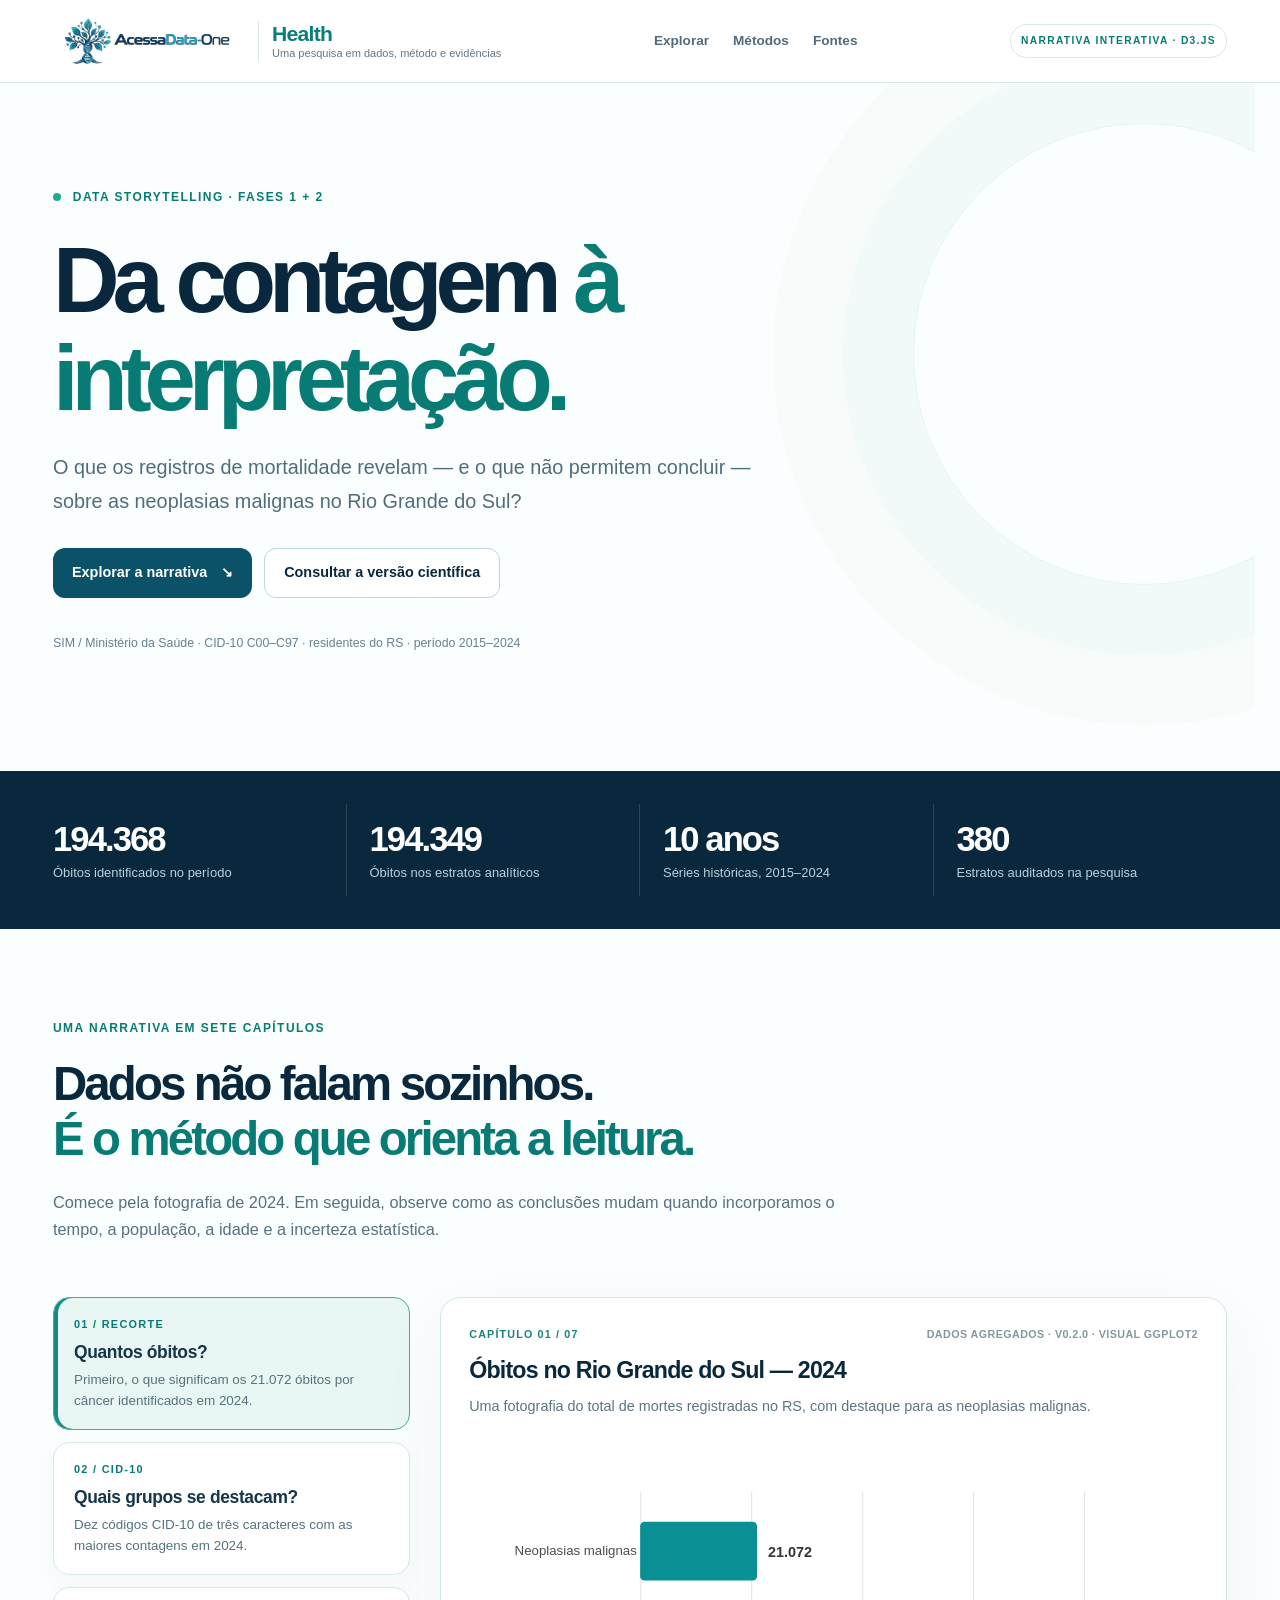
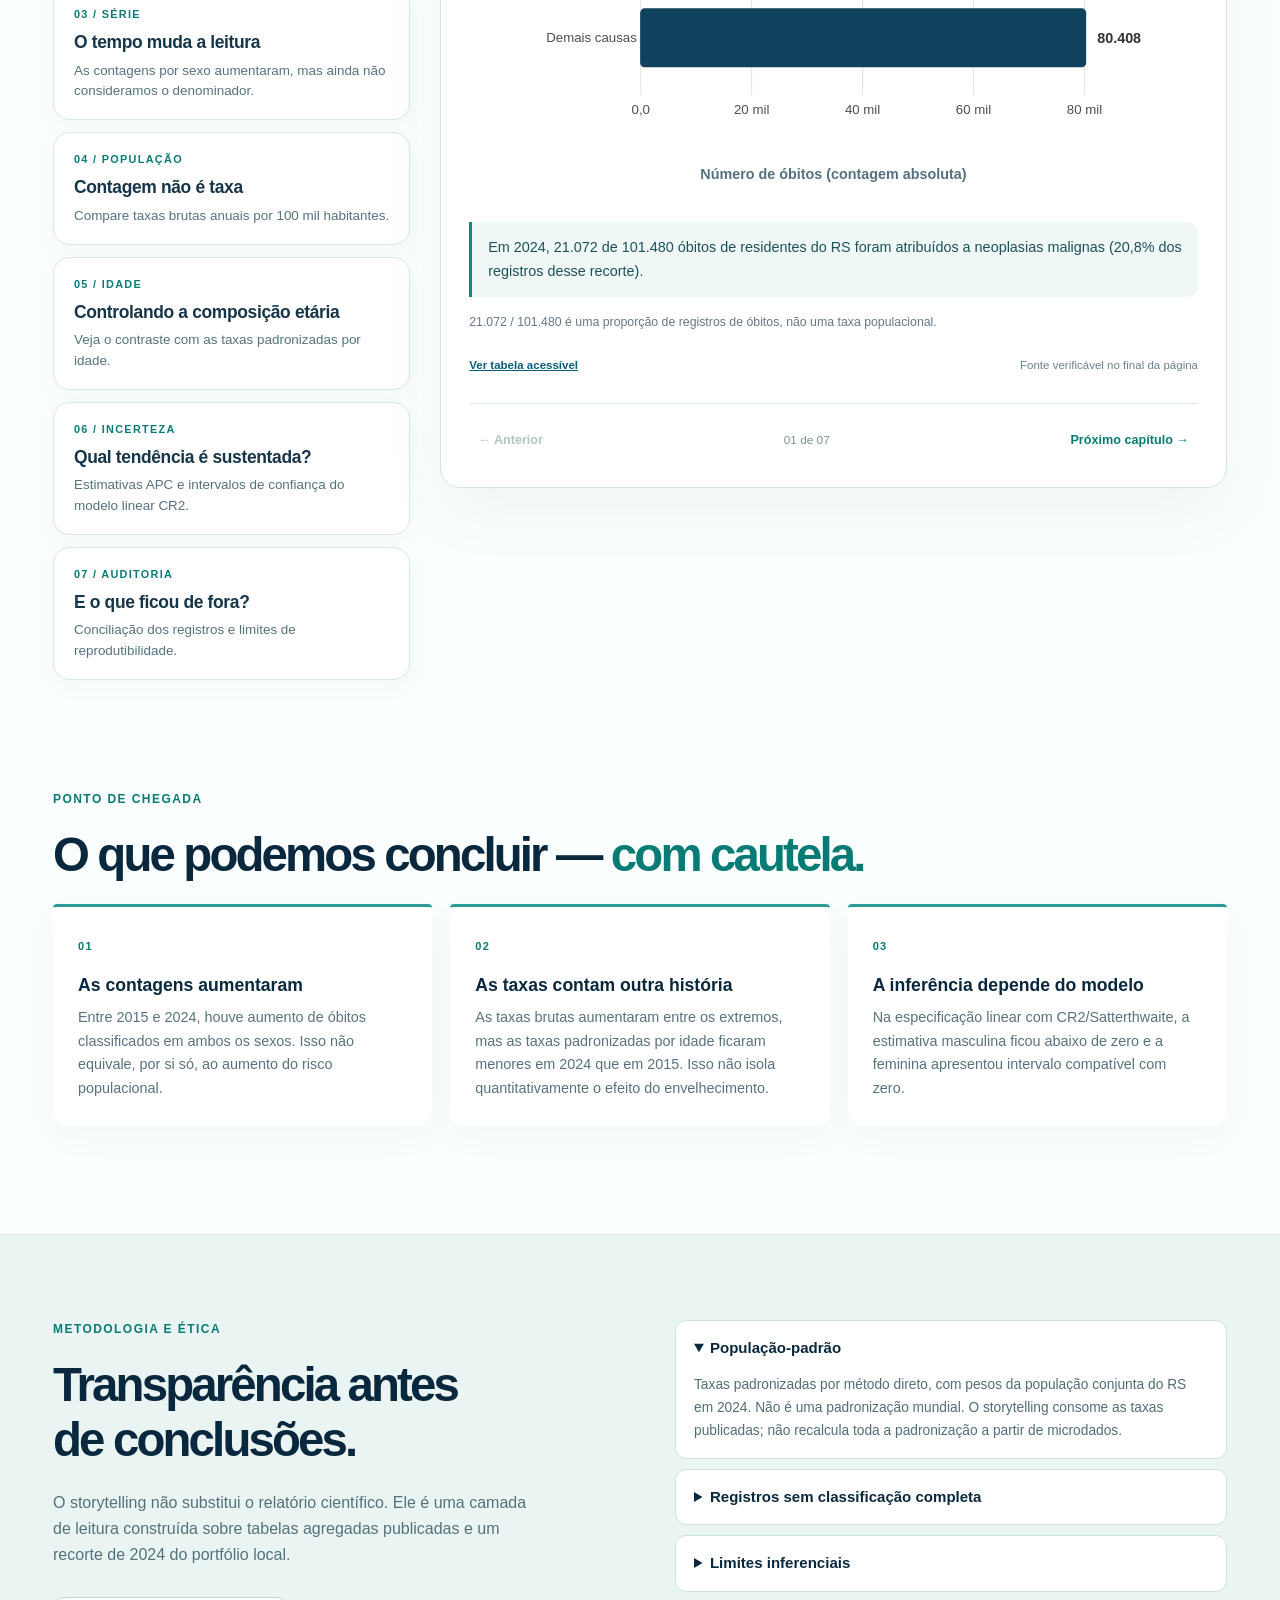
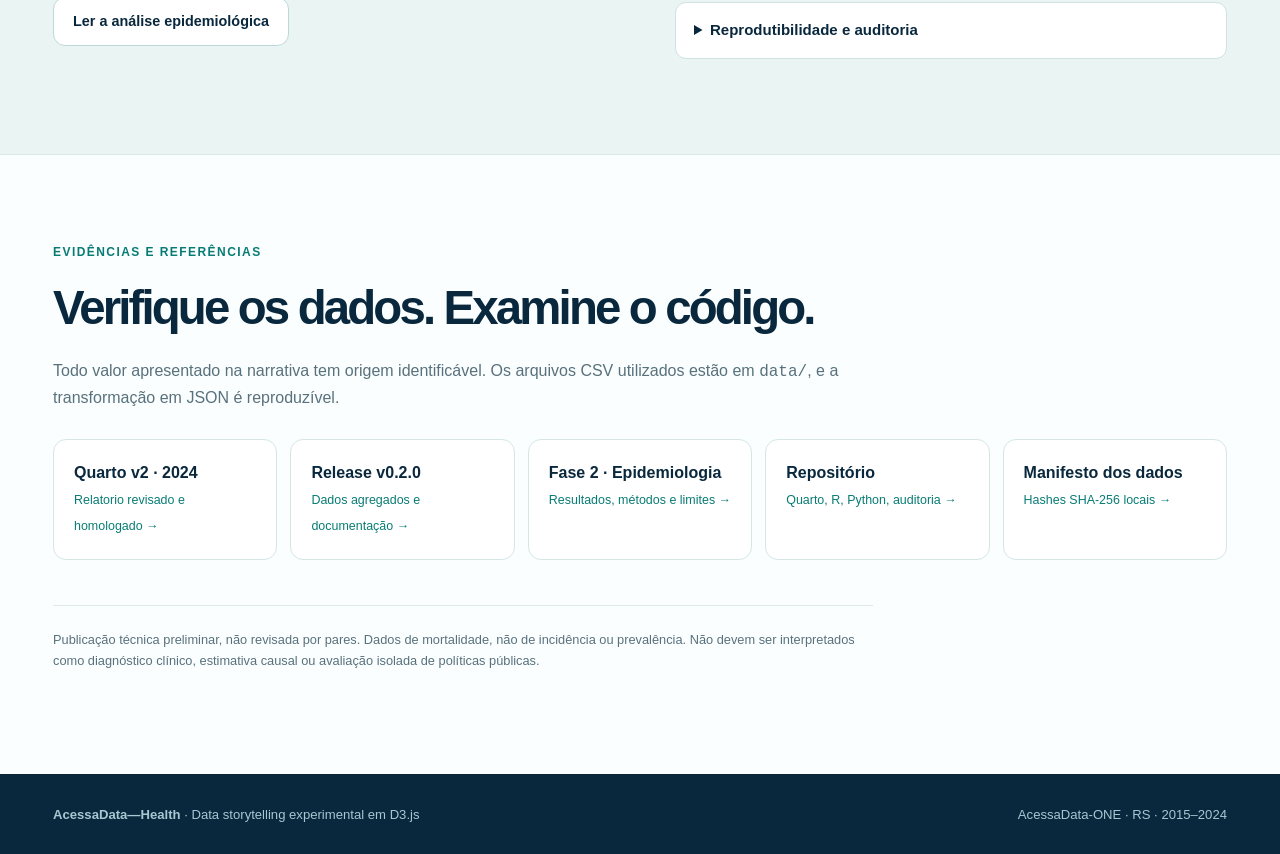
<file: publicacao_extras/storytelling/index.html>
<!doctype html>
<html lang="pt-BR">
<head>
  <meta charset="utf-8">
  <meta name="viewport" content="width=device-width, initial-scale=1">
  <meta name="description" content="Data storytelling interativo com D3.js sobre mortalidade por neoplasias malignas no Rio Grande do Sul, 2015–2024. Dados agregados e auditáveis.">
  <title>Da contagem à interpretação | AcessaData-Health</title>
  <link rel="stylesheet" href="assets/story.css">
  <link rel="stylesheet" href="assets/logo-oficial.css">
  <link rel="stylesheet" href="assets/ggplot2-theme.css">
  <script src="vendor/d3.min.js" defer></script>
  <script src="assets/story.js" defer></script>
</head>
<body>
<a href="#conteudo" class="skip-link">Pular para o conteúdo</a>
<header class="site-header">
  <div class="container header-inner">
    <a class="brand" href="/" aria-label="Voltar à página inicial da AcessaData-ONE"><img class="brand-logo-oficial" src="assets/logo-horizontal-oficial.png" alt="" width="2048" height="658" decoding="async"><div class="brand-health"><strong>Health</strong><small>Uma pesquisa em dados, método e evidências</small></div></a>
    <nav aria-label="Navegação da página"><a href="#historia">Explorar</a><a href="#metodologia">Métodos</a><a href="#fontes">Fontes</a></nav>
    <span class="header-label">NARRATIVA INTERATIVA · D3.JS</span>
  </div>
</header>
<main id="conteudo">
  <section class="hero container" aria-labelledby="hero-title">
    <div class="eyebrow"><span class="dot" aria-hidden="true"></span> DATA STORYTELLING · FASES 1 + 2</div>
    <h1 id="hero-title">Da contagem <em>à interpretação.</em></h1>
    <p class="hero-lede">O que os registros de mortalidade revelam — e o que não permitem concluir — sobre as neoplasias malignas no Rio Grande do Sul?</p>
    <div class="hero-buttons"><a class="primary" href="#historia">Explorar a narrativa <span aria-hidden="true">↘</span></a><a class="secondary" href="https://github.com/DouglasDahmer/acessadata-health-auditoria/releases/tag/v0.2.0" target="_blank" rel="noopener noreferrer">Consultar a versão científica</a></div>
    <p class="hero-foot">SIM / Ministério da Saúde · CID-10 C00–C97 · residentes do RS · período 2015–2024</p>
  </section>

  <section class="snapshot" aria-label="Indicadores resumidos">
    <div class="container numbers">
      <div class="number-item"><span class="number">194.368</span><span>Óbitos identificados no período</span></div>
      <div class="number-item"><span class="number">194.349</span><span>Óbitos nos estratos analíticos</span></div>
      <div class="number-item"><span class="number">10 anos</span><span>Séries históricas, 2015–2024</span></div>
      <div class="number-item"><span class="number">380</span><span>Estratos auditados na pesquisa</span></div>
    </div>
  </section>

  <section class="section-intro container" id="historia">
    <div class="eyebrow">UMA NARRATIVA EM SETE CAPÍTULOS</div>
    <h2>Dados não falam sozinhos.<br><em>É o método que orienta a leitura.</em></h2>
    <p>Comece pela fotografia de 2024. Em seguida, observe como as conclusões mudam quando incorporamos o tempo, a população, a idade e a incerteza estatística.</p>
  </section>

  <section class="story-grid container" aria-label="Exploração guiada da pesquisa">
    <div class="story-steps" aria-label="Capítulos da narrativa" id="passos">
      <button class="story-step active" type="button" data-step="0" aria-pressed="true"><span class="step-index">01 / RECORTE</span><strong>Quantos óbitos?</strong><span>Primeiro, o que significam os 21.072 óbitos por câncer identificados em 2024.</span></button>
      <button class="story-step" type="button" data-step="1" aria-pressed="false"><span class="step-index">02 / CID-10</span><strong>Quais grupos se destacam?</strong><span>Dez códigos CID-10 de três caracteres com as maiores contagens em 2024.</span></button>
      <button class="story-step" type="button" data-step="2" aria-pressed="false"><span class="step-index">03 / SÉRIE</span><strong>O tempo muda a leitura</strong><span>As contagens por sexo aumentaram, mas ainda não consideramos o denominador.</span></button>
      <button class="story-step" type="button" data-step="3" aria-pressed="false"><span class="step-index">04 / POPULAÇÃO</span><strong>Contagem não é taxa</strong><span>Compare taxas brutas anuais por 100 mil habitantes.</span></button>
      <button class="story-step" type="button" data-step="4" aria-pressed="false"><span class="step-index">05 / IDADE</span><strong>Controlando a composição etária</strong><span>Veja o contraste com as taxas padronizadas por idade.</span></button>
      <button class="story-step" type="button" data-step="5" aria-pressed="false"><span class="step-index">06 / INCERTEZA</span><strong>Qual tendência é sustentada?</strong><span>Estimativas APC e intervalos de confiança do modelo linear CR2.</span></button>
      <button class="story-step" type="button" data-step="6" aria-pressed="false"><span class="step-index">07 / AUDITORIA</span><strong>E o que ficou de fora?</strong><span>Conciliação dos registros e limites de reprodutibilidade.</span></button>
    </div>
    <div class="viz-stage">
      <div class="viz-card">
        <div class="viz-topline"><span id="chapter-index">CAPÍTULO 01 / 07</span><span class="viz-source">DADOS AGREGADOS · V0.2.0 · VISUAL GGPLOT2</span></div>
        <h3 id="chart-title">Óbitos no Rio Grande do Sul — 2024</h3>
        <p id="chart-deck" class="chart-deck">Uma fotografia do total de mortes registradas no RS, com destaque para as neoplasias malignas.</p>
        <div class="controls" id="controls" aria-label="Filtros da visualização" hidden>
          <fieldset class="sex-filters"><legend>Mostrar séries</legend><div class="filter-pills"><button type="button" data-sex="Ambos" class="selected" aria-pressed="true">Ambos</button><button type="button" data-sex="Feminino" aria-pressed="false">Feminino</button><button type="button" data-sex="Masculino" aria-pressed="false">Masculino</button></div></fieldset>
          <div class="year-control"><label for="ano">Ano em destaque: <output id="ano-label" for="ano">2024</output></label><input id="ano" type="range" min="2015" max="2024" value="2024" step="1"></div>
        </div>
        <div class="chart-wrap"><div id="chart" class="chart" aria-live="off"><p class="fallback-msg">O gráfico D3 será exibido após a instalação local da biblioteca. Os dados e a interpretação permanecem disponíveis abaixo.</p></div></div>
        <p id="chart-summary" class="chart-summary" aria-live="polite">Em 2024, 21.072 óbitos por neoplasias malignas foram identificados entre 101.480 óbitos de residentes do RS, no recorte analisado.</p>
        <p class="chart-caution" id="chart-caution">Não confunda esta proporção com uma taxa de mortalidade populacional.</p>
        <div class="chart-actions"><button type="button" id="show-data" aria-expanded="false" aria-controls="data-panel">Ver tabela acessível</button><span>Fonte verificável no final da página</span></div>
        <div id="data-panel" hidden><div class="table-scroll"><table id="data-table"><caption id="table-caption">Dados do gráfico</caption><thead></thead><tbody></tbody></table></div></div>
        <div class="pager"><button type="button" id="prev" disabled>← Anterior</button><span id="pager-state">01 de 07</span><button type="button" id="next">Próximo capítulo →</button></div>
      </div>
    </div>
  </section>

  <section class="interpretation container" aria-labelledby="interpret-title">
    <div class="eyebrow">PONTO DE CHEGADA</div>
    <h2 id="interpret-title">O que podemos concluir — <em>com cautela.</em></h2>
    <div class="interpret-grid">
      <article><span class="interpret-icon" aria-hidden="true">01</span><h3>As contagens aumentaram</h3><p>Entre 2015 e 2024, houve aumento de óbitos classificados em ambos os sexos. Isso não equivale, por si só, ao aumento do risco populacional.</p></article>
      <article><span class="interpret-icon" aria-hidden="true">02</span><h3>As taxas contam outra história</h3><p>As taxas brutas aumentaram entre os extremos, mas as taxas padronizadas por idade ficaram menores em 2024 que em 2015. Isso não isola quantitativamente o efeito do envelhecimento.</p></article>
      <article><span class="interpret-icon" aria-hidden="true">03</span><h3>A inferência depende do modelo</h3><p>Na especificação linear com CR2/Satterthwaite, a estimativa masculina ficou abaixo de zero e a feminina apresentou intervalo compatível com zero.</p></article>
    </div>
  </section>

  <section class="method-bg" id="metodologia"><div class="container methodology">
    <div><div class="eyebrow">METODOLOGIA E ÉTICA</div><h2>Transparência antes<br>de conclusões.</h2><p>O storytelling não substitui o relatório científico. Ele é uma camada de leitura construída sobre tabelas agregadas publicadas e um recorte de 2024 do portfólio local.</p><a class="secondary" href="https://douglasdahmer.github.io/acessadata-health-auditoria/analise_epidemiologica.html" target="_blank" rel="noopener noreferrer">Ler a análise epidemiológica</a></div>
    <div class="method-items"><details open><summary>População-padrão</summary><p>Taxas padronizadas por método direto, com pesos da população conjunta do RS em 2024. Não é uma padronização mundial. O storytelling consome as taxas publicadas; não recalcula toda a padronização a partir de microdados.</p></details><details><summary>Registros sem classificação completa</summary><p>Dos 194.368 óbitos de 2015–2024, 194.349 foram incluídos nas séries por sexo/idade e 19 ficaram fora dessas séries, mas permanecem no total geral.</p></details><details><summary>Limites inferenciais</summary><p>Dez anos de observação; possíveis dependências temporais; resultados de 2020–2021 não autorizam inferências causais; confirmação documental da posição dos campos dos CSVs sem cabeçalho de 2022–2023 ainda pendente.</p></details><details><summary>Reprodutibilidade e auditoria</summary><p>Os CSVs agregados e a reconciliação estão no release público v0.2.0. As inferências CR2 e a padronização foram verificadas no projeto científico original; os agregados publicados não permitem repetir integralmente o processamento dos microdados.</p></details></div>
  </div></section>

  <section class="sources container" id="fontes"><div class="eyebrow">EVIDÊNCIAS E REFERÊNCIAS</div><h2>Verifique os dados. Examine o código.</h2><p>Todo valor apresentado na narrativa tem origem identificável. Os arquivos CSV utilizados estão em <code>data/</code>, e a transformação em JSON é reproduzível.</p><div class="source-grid">
      <a href="/relatorios/acessadata-health-quarto.html"><strong>Quarto v2 · 2024</strong><span>Relatorio revisado e homologado →</span></a><a href="https://github.com/DouglasDahmer/acessadata-health-auditoria/releases/tag/v0.2.0" target="_blank" rel="noopener noreferrer"><strong>Release v0.2.0</strong><span>Dados agregados e documentação →</span></a><a href="https://douglasdahmer.github.io/acessadata-health-auditoria/analise_epidemiologica.html" target="_blank" rel="noopener noreferrer"><strong>Fase 2 · Epidemiologia</strong><span>Resultados, métodos e limites →</span></a><a href="https://github.com/DouglasDahmer/acessadata-health-auditoria" target="_blank" rel="noopener noreferrer"><strong>Repositório</strong><span>Quarto, R, Python, auditoria →</span></a><a href="data/proveniencia.json"><strong>Manifesto dos dados</strong><span>Hashes SHA-256 locais →</span></a></div><p class="caveat">Publicação técnica preliminar, não revisada por pares. Dados de mortalidade, não de incidência ou prevalência. Não devem ser interpretados como diagnóstico clínico, estimativa causal ou avaliação isolada de políticas públicas.</p></section>
</main>
<footer><div class="container footer-inner"><span><strong>AcessaData—Health</strong> · Data storytelling experimental em D3.js</span><span>AcessaData-ONE · RS · 2015–2024</span></div></footer>
</body>
</html>
</file>
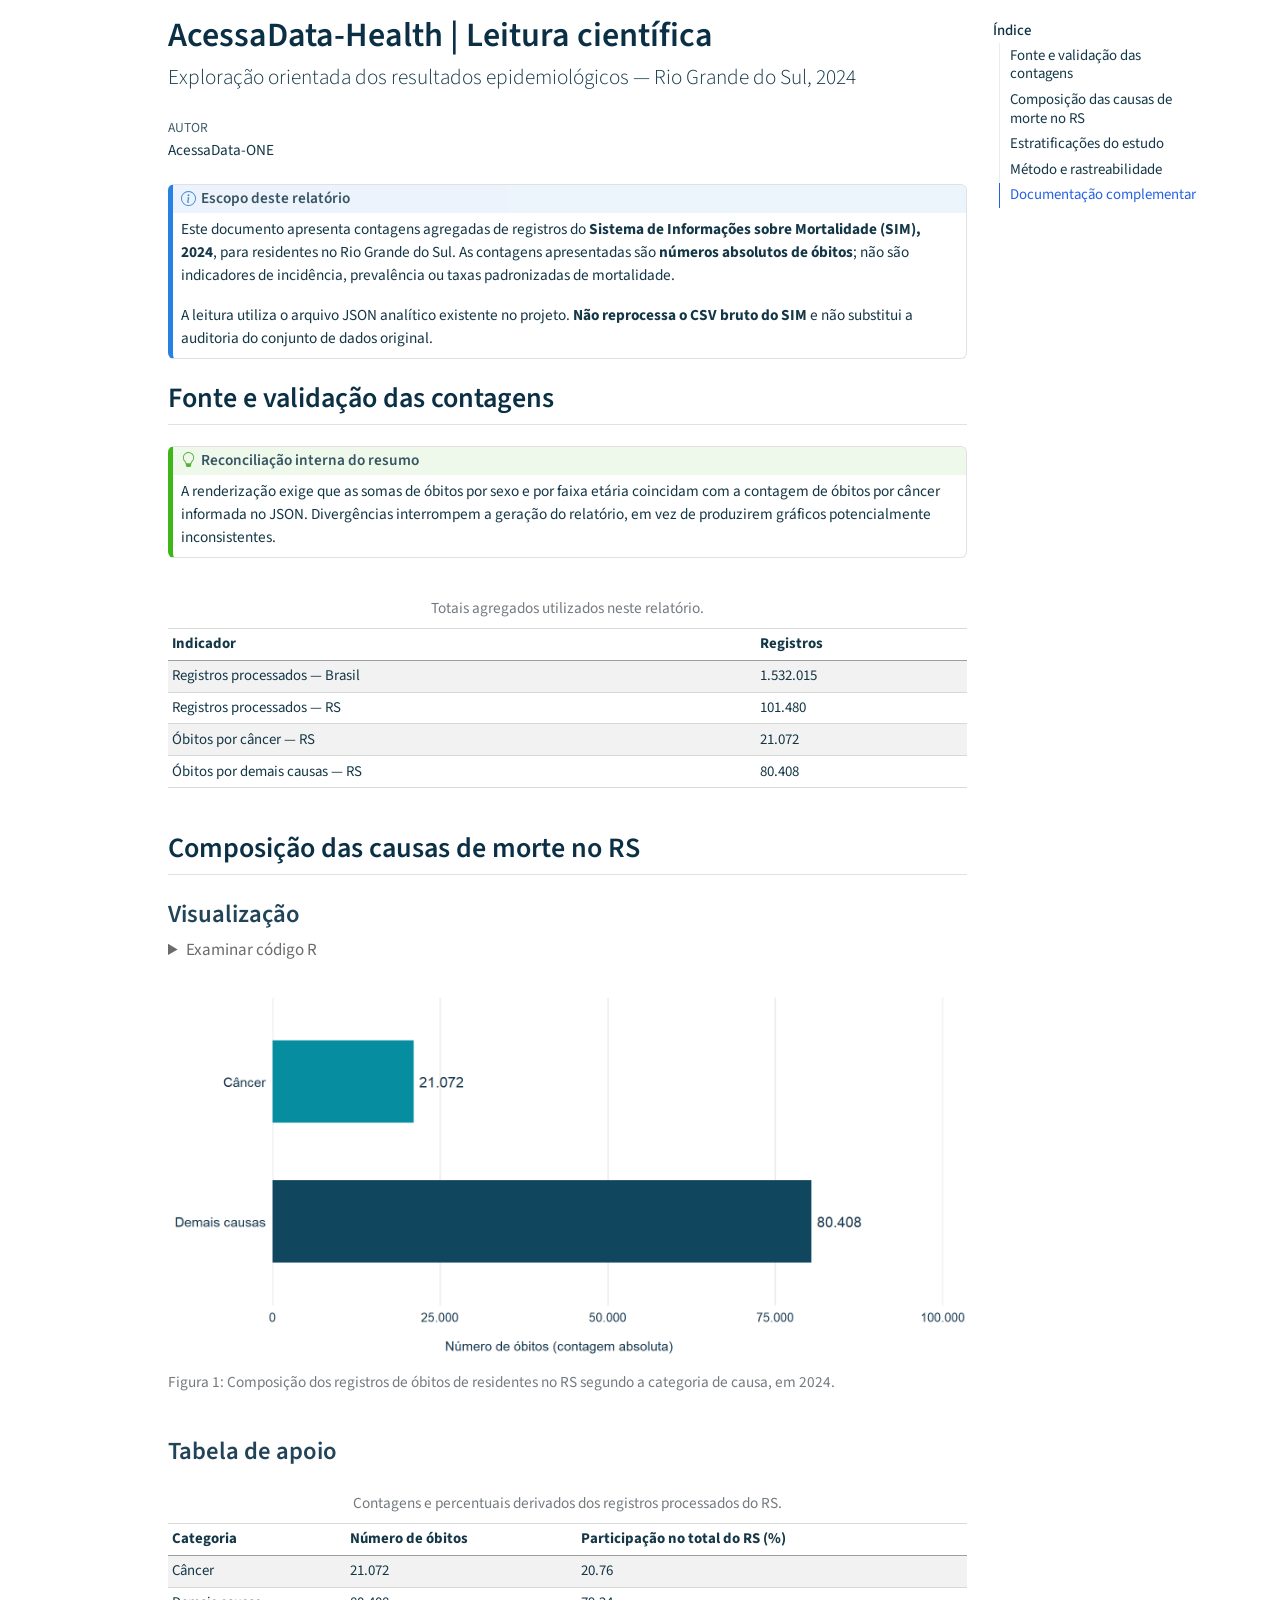
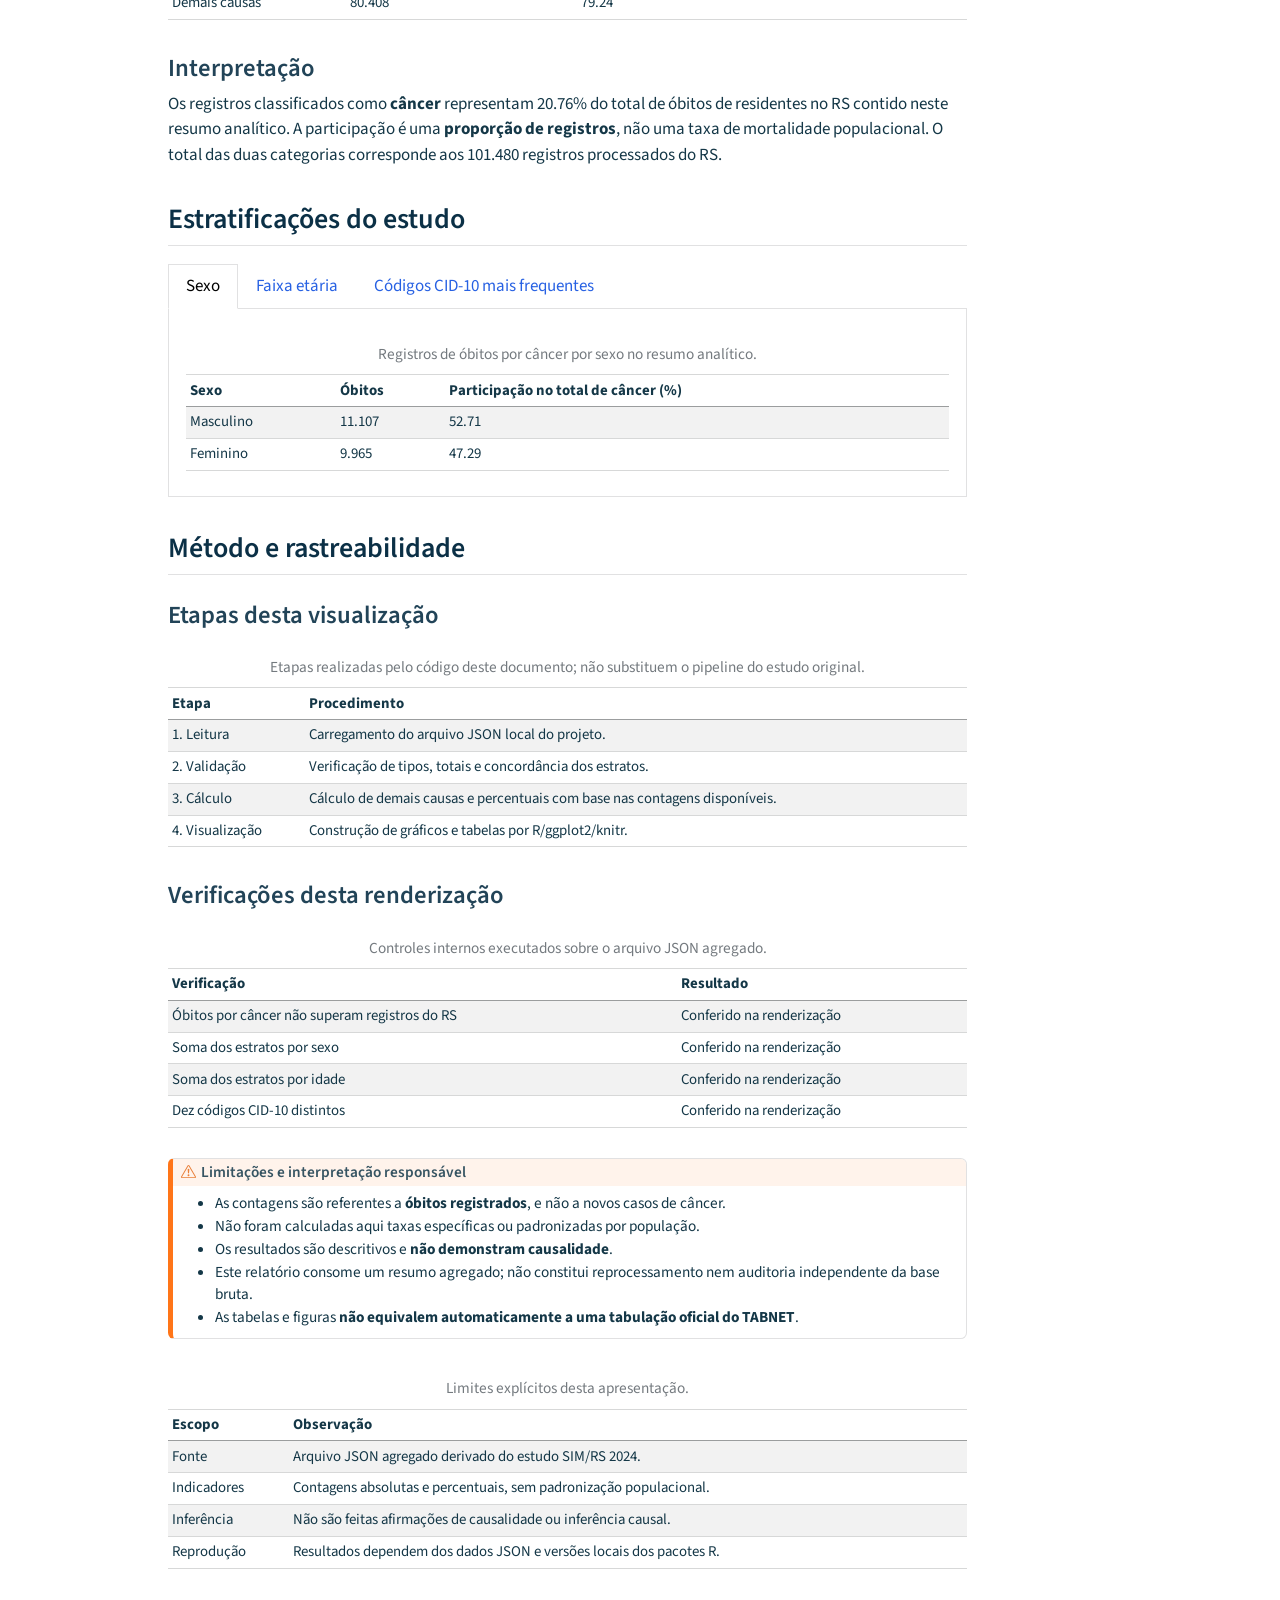
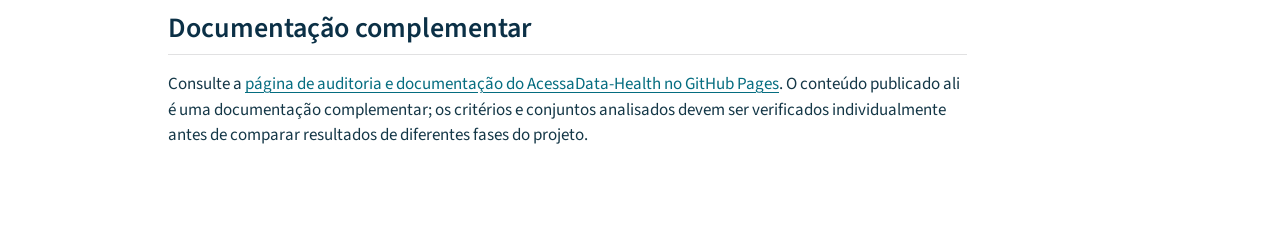
<file: publicacao_extras/relatorios/acessadata-health-quarto.html>
<!DOCTYPE html>
<html xmlns="http://www.w3.org/1999/xhtml" lang="pt-BR" xml:lang="pt-BR"><head>

<meta charset="utf-8">
<meta name="generator" content="quarto-1.11.9">

<meta name="viewport" content="width=device-width, initial-scale=1.0, user-scalable=yes">

<meta name="author" content="AcessaData-ONE">

<title>AcessaData-Health | Leitura científica</title>
<link rel="stylesheet" href="recursos-csp/quarto-extra-01.css">


<script src="acessadata-health-csp-piloto-v2_files/libs/clipboard/clipboard.min.js"></script>
<script src="acessadata-health-csp-piloto-v2_files/libs/quarto-html/quarto.js" type="module"></script>
<script src="acessadata-health-csp-piloto-v2_files/libs/quarto-html/tabsets/tabsets.js" type="module"></script>
<script src="acessadata-health-csp-piloto-v2_files/libs/quarto-html/scrollable-regions/scrollable-regions.js" type="module"></script>
<script src="acessadata-health-csp-piloto-v2_files/libs/quarto-html/popper.min.js"></script>
<script src="acessadata-health-csp-piloto-v2_files/libs/quarto-html/tippy.umd.min.js"></script>
<script src="acessadata-health-csp-piloto-v2_files/libs/quarto-html/anchor.min.js"></script>
<link href="acessadata-health-csp-piloto-v2_files/libs/quarto-html/tippy.css" rel="stylesheet">
<link href="acessadata-health-csp-piloto-v2_files/libs/quarto-html/quarto-syntax-highlighting-63b5708e65d6cd79cd7618c58d0c21e7.css" rel="stylesheet" id="quarto-text-highlighting-styles">
<script src="acessadata-health-csp-piloto-v2_files/libs/bootstrap/bootstrap.min.js"></script>
<link href="acessadata-health-csp-piloto-v2_files/libs/bootstrap/bootstrap-icons.css" rel="stylesheet">
<link href="acessadata-health-csp-piloto-v2_files/libs/bootstrap/bootstrap-d00bc8e66a4761cd839a5785aef874ca.min.css" rel="stylesheet" append-hash="true" id="quarto-bootstrap" data-mode="light">


<link rel="stylesheet" href="acessadata-quarto.css">
</head>

<body class="quarto-light"><a id="quarto-skip-link" class="visually-hidden-focusable" href="#quarto-document-content">Pular para o conteúdo principal</a>

<div id="quarto-content" class="page-columns page-rows-contents page-layout-article">
<div id="quarto-margin-sidebar" class="sidebar margin-sidebar">
  <nav id="TOC" role="doc-toc" aria-labelledby="toc-title" class="toc-active">
    <h2 id="toc-title">Índice</h2>
   
  <ul class="collapse">
  <li><a href="#fonte-e-validação-das-contagens" id="toc-fonte-e-validação-das-contagens" class="nav-link active" data-scroll-target="#fonte-e-validação-das-contagens">Fonte e validação das contagens</a></li>
  <li><a href="#composição-das-causas-de-morte-no-rs" id="toc-composição-das-causas-de-morte-no-rs" class="nav-link" data-scroll-target="#composição-das-causas-de-morte-no-rs">Composição das causas de morte no RS</a></li>
  <li><a href="#estratificações-do-estudo" id="toc-estratificações-do-estudo" class="nav-link" data-scroll-target="#estratificações-do-estudo">Estratificações do estudo</a></li>
  <li><a href="#método-e-rastreabilidade" id="toc-método-e-rastreabilidade" class="nav-link" data-scroll-target="#método-e-rastreabilidade">Método e rastreabilidade</a></li>
  <li><a href="#documentação-complementar" id="toc-documentação-complementar" class="nav-link" data-scroll-target="#documentação-complementar">Documentação complementar</a></li>
  </ul>
</nav>
</div>
<main class="content" id="quarto-document-content" tabindex="-1">

<header id="title-block-header" class="quarto-title-block default">
<div class="quarto-title">
<h1 class="title">AcessaData-Health | Leitura científica</h1>
<p class="subtitle lead">Exploração orientada dos resultados epidemiológicos — Rio Grande do Sul, 2024</p>
</div>



<div class="quarto-title-meta">

    <div>
    <div class="quarto-title-meta-heading">Autor</div>
    <div class="quarto-title-meta-contents">
             <p>AcessaData-ONE </p>
          </div>
  </div>
    
  
    
  </div>
  


</header>


<div class="callout callout-style-default callout-note callout-titled">
<div class="callout-header d-flex align-content-center">
<div class="callout-icon-container">
<i class="callout-icon"></i>
</div>
<div class="callout-title-container flex-fill">
<span class="screen-reader-only">Nota</span>Escopo deste relatório
</div>
</div>
<div class="callout-body-container callout-body">
<p>Este documento apresenta contagens agregadas de registros do <strong>Sistema de Informações sobre Mortalidade (SIM), 2024</strong>, para residentes no Rio Grande do Sul. As contagens apresentadas são <strong>números absolutos de óbitos</strong>; não são indicadores de incidência, prevalência ou taxas padronizadas de mortalidade.</p>
<p>A leitura utiliza o arquivo JSON analítico existente no projeto. <strong>Não reprocessa o CSV bruto do SIM</strong> e não substitui a auditoria do conjunto de dados original.</p>
</div>
</div>
<section id="fonte-e-validação-das-contagens" class="level2">
<h2 class="anchored" data-anchor-id="fonte-e-validação-das-contagens">Fonte e validação das contagens</h2>
<div class="callout callout-style-default callout-tip callout-titled">
<div class="callout-header d-flex align-content-center">
<div class="callout-icon-container">
<i class="callout-icon"></i>
</div>
<div class="callout-title-container flex-fill">
<span class="screen-reader-only">Dica</span>Reconciliação interna do resumo
</div>
</div>
<div class="callout-body-container callout-body">
<p>A renderização exige que as somas de óbitos por sexo e por faixa etária coincidam com a contagem de óbitos por câncer informada no JSON. Divergências interrompem a geração do relatório, em vez de produzirem gráficos potencialmente inconsistentes.</p>
</div>
</div>
<div class="cell">
<div class="cell-output-display">
<table class="caption-top table table-sm table-striped small">
<caption>Totais agregados utilizados neste relatório.</caption>
<thead>
<tr class="header">
<th style="text-align: left;">Indicador</th>
<th style="text-align: left;">Registros</th>
</tr>
</thead>
<tbody>
<tr class="odd">
<td style="text-align: left;">Registros processados — Brasil</td>
<td style="text-align: left;">1.532.015</td>
</tr>
<tr class="even">
<td style="text-align: left;">Registros processados — RS</td>
<td style="text-align: left;">101.480</td>
</tr>
<tr class="odd">
<td style="text-align: left;">Óbitos por câncer — RS</td>
<td style="text-align: left;">21.072</td>
</tr>
<tr class="even">
<td style="text-align: left;">Óbitos por demais causas — RS</td>
<td style="text-align: left;">80.408</td>
</tr>
</tbody>
</table>
</div>
</div>
</section>
<section id="composição-das-causas-de-morte-no-rs" class="level2">
<h2 class="anchored" data-anchor-id="composição-das-causas-de-morte-no-rs">Composição das causas de morte no RS</h2>
<section id="visualização" class="level3">
<h3 class="anchored" data-anchor-id="visualização">Visualização</h3>
<div class="cell">
<details class="code-fold">
<summary>Examinar código R</summary>
<div class="code-copy-outer-scaffold"><div class="sourceCode cell-code" id="cb1"><pre class="sourceCode r code-with-copy"><code class="sourceCode r"><span id="cb1-1"><a href="#cb1-1" aria-hidden="true" tabindex="-1"></a>composicao <span class="ot">&lt;-</span> <span class="fu">data.frame</span>(</span>
<span id="cb1-2"><a href="#cb1-2" aria-hidden="true" tabindex="-1"></a>  <span class="at">Categoria =</span> <span class="fu">factor</span>(<span class="fu">c</span>(<span class="st">"Câncer"</span>, <span class="st">"Demais causas"</span>),</span>
<span id="cb1-3"><a href="#cb1-3" aria-hidden="true" tabindex="-1"></a>                     <span class="at">levels =</span> <span class="fu">c</span>(<span class="st">"Demais causas"</span>, <span class="st">"Câncer"</span>)),</span>
<span id="cb1-4"><a href="#cb1-4" aria-hidden="true" tabindex="-1"></a>  <span class="at">Obitos =</span> <span class="fu">c</span>(cancer, demais)</span>
<span id="cb1-5"><a href="#cb1-5" aria-hidden="true" tabindex="-1"></a>)</span>
<span id="cb1-6"><a href="#cb1-6" aria-hidden="true" tabindex="-1"></a></span>
<span id="cb1-7"><a href="#cb1-7" aria-hidden="true" tabindex="-1"></a><span class="co"># Corrige o problema visual: o rótulo é posicionado no centro do PLOT</span></span>
<span id="cb1-8"><a href="#cb1-8" aria-hidden="true" tabindex="-1"></a><span class="co"># inteiro (incluindo a largura reservada aos nomes das categorias),</span></span>
<span id="cb1-9"><a href="#cb1-9" aria-hidden="true" tabindex="-1"></a><span class="co"># em vez de ser alinhado somente ao painel interno do eixo X.</span></span>
<span id="cb1-10"><a href="#cb1-10" aria-hidden="true" tabindex="-1"></a>grafico <span class="ot">&lt;-</span> <span class="fu">ggplot</span>(composicao, <span class="fu">aes</span>(<span class="at">x =</span> Obitos, <span class="at">y =</span> Categoria, <span class="at">fill =</span> Categoria)) <span class="sc">+</span></span>
<span id="cb1-11"><a href="#cb1-11" aria-hidden="true" tabindex="-1"></a>  <span class="fu">geom_col</span>(<span class="at">width =</span> <span class="fl">0.59</span>, <span class="at">show.legend =</span> <span class="cn">FALSE</span>) <span class="sc">+</span></span>
<span id="cb1-12"><a href="#cb1-12" aria-hidden="true" tabindex="-1"></a>  <span class="fu">geom_text</span>(<span class="fu">aes</span>(<span class="at">label =</span> <span class="fu">fmt</span>(Obitos)), <span class="at">hjust =</span> <span class="sc">-</span><span class="fl">0.12</span>, <span class="at">size =</span> <span class="fl">4.2</span>,</span>
<span id="cb1-13"><a href="#cb1-13" aria-hidden="true" tabindex="-1"></a>            <span class="at">color =</span> <span class="st">"#18354A"</span>, <span class="at">show.legend =</span> <span class="cn">FALSE</span>) <span class="sc">+</span></span>
<span id="cb1-14"><a href="#cb1-14" aria-hidden="true" tabindex="-1"></a>  <span class="fu">scale_fill_manual</span>(<span class="at">values =</span> <span class="fu">c</span>(<span class="st">"Demais causas"</span> <span class="ot">=</span> <span class="st">"#10465E"</span>,</span>
<span id="cb1-15"><a href="#cb1-15" aria-hidden="true" tabindex="-1"></a>                               <span class="st">"Câncer"</span> <span class="ot">=</span> <span class="st">"#078DA0"</span>)) <span class="sc">+</span></span>
<span id="cb1-16"><a href="#cb1-16" aria-hidden="true" tabindex="-1"></a>  <span class="fu">scale_x_continuous</span>(</span>
<span id="cb1-17"><a href="#cb1-17" aria-hidden="true" tabindex="-1"></a>    <span class="at">breaks =</span> <span class="fu">seq</span>(<span class="dv">0</span>, <span class="dv">100000</span>, <span class="at">by =</span> <span class="dv">25000</span>),</span>
<span id="cb1-18"><a href="#cb1-18" aria-hidden="true" tabindex="-1"></a>    <span class="at">labels =</span> fmt,</span>
<span id="cb1-19"><a href="#cb1-19" aria-hidden="true" tabindex="-1"></a>    <span class="at">limits =</span> <span class="fu">c</span>(<span class="dv">0</span>, <span class="dv">100000</span>),</span>
<span id="cb1-20"><a href="#cb1-20" aria-hidden="true" tabindex="-1"></a>    <span class="at">expand =</span> <span class="fu">expansion</span>(<span class="at">mult =</span> <span class="fu">c</span>(<span class="dv">0</span>, <span class="dv">0</span>))</span>
<span id="cb1-21"><a href="#cb1-21" aria-hidden="true" tabindex="-1"></a>  ) <span class="sc">+</span></span>
<span id="cb1-22"><a href="#cb1-22" aria-hidden="true" tabindex="-1"></a>  <span class="fu">labs</span>(</span>
<span id="cb1-23"><a href="#cb1-23" aria-hidden="true" tabindex="-1"></a>    <span class="at">x =</span> <span class="cn">NULL</span>,</span>
<span id="cb1-24"><a href="#cb1-24" aria-hidden="true" tabindex="-1"></a>    <span class="at">y =</span> <span class="cn">NULL</span>,</span>
<span id="cb1-25"><a href="#cb1-25" aria-hidden="true" tabindex="-1"></a>    <span class="at">caption =</span> <span class="st">"Número de óbitos (contagem absoluta)"</span></span>
<span id="cb1-26"><a href="#cb1-26" aria-hidden="true" tabindex="-1"></a>  ) <span class="sc">+</span></span>
<span id="cb1-27"><a href="#cb1-27" aria-hidden="true" tabindex="-1"></a>  <span class="fu">theme_minimal</span>(<span class="at">base_size =</span> <span class="dv">12</span>) <span class="sc">+</span></span>
<span id="cb1-28"><a href="#cb1-28" aria-hidden="true" tabindex="-1"></a>  <span class="fu">theme</span>(</span>
<span id="cb1-29"><a href="#cb1-29" aria-hidden="true" tabindex="-1"></a>    <span class="at">panel.grid.major.y =</span> <span class="fu">element_blank</span>(),</span>
<span id="cb1-30"><a href="#cb1-30" aria-hidden="true" tabindex="-1"></a>    <span class="at">panel.grid.minor =</span> <span class="fu">element_blank</span>(),</span>
<span id="cb1-31"><a href="#cb1-31" aria-hidden="true" tabindex="-1"></a>    <span class="at">legend.position =</span> <span class="st">"none"</span>,</span>
<span id="cb1-32"><a href="#cb1-32" aria-hidden="true" tabindex="-1"></a>    <span class="at">axis.text.y =</span> <span class="fu">element_text</span>(<span class="at">color =</span> <span class="st">"#14354B"</span>, <span class="at">size =</span> <span class="dv">11</span>),</span>
<span id="cb1-33"><a href="#cb1-33" aria-hidden="true" tabindex="-1"></a>    <span class="at">axis.text.x =</span> <span class="fu">element_text</span>(<span class="at">color =</span> <span class="st">"#14354B"</span>, <span class="at">size =</span> <span class="dv">10</span>),</span>
<span id="cb1-34"><a href="#cb1-34" aria-hidden="true" tabindex="-1"></a>    <span class="at">plot.margin =</span> <span class="fu">margin</span>(<span class="at">t =</span> <span class="dv">14</span>, <span class="at">r =</span> <span class="dv">20</span>, <span class="at">b =</span> <span class="dv">8</span>, <span class="at">l =</span> <span class="dv">6</span>),</span>
<span id="cb1-35"><a href="#cb1-35" aria-hidden="true" tabindex="-1"></a>    <span class="at">plot.caption.position =</span> <span class="st">"plot"</span>,</span>
<span id="cb1-36"><a href="#cb1-36" aria-hidden="true" tabindex="-1"></a>    <span class="at">plot.caption =</span> <span class="fu">element_text</span>(<span class="at">hjust =</span> <span class="fl">0.5</span>, <span class="at">size =</span> <span class="dv">11</span>,</span>
<span id="cb1-37"><a href="#cb1-37" aria-hidden="true" tabindex="-1"></a>                                <span class="at">color =</span> <span class="st">"#14354B"</span>,</span>
<span id="cb1-38"><a href="#cb1-38" aria-hidden="true" tabindex="-1"></a>                                <span class="at">margin =</span> <span class="fu">margin</span>(<span class="at">t =</span> <span class="dv">14</span>))</span>
<span id="cb1-39"><a href="#cb1-39" aria-hidden="true" tabindex="-1"></a>  )</span>
<span id="cb1-40"><a href="#cb1-40" aria-hidden="true" tabindex="-1"></a></span>
<span id="cb1-41"><a href="#cb1-41" aria-hidden="true" tabindex="-1"></a>grafico</span></code></pre></div><button title="Copiar para a área de transferência" class="code-copy-button"><i class="bi"></i></button></div>
</details>
<div class="cell-output-display">
<div id="fig-composicao-rs" class="quarto-float quarto-figure quarto-figure-center anchored" alt="Gráfico de barras horizontais: 21.072 óbitos por câncer e 80.408 por demais causas, totalizando 101.480 registros no RS, em 2024.">
<figure class="quarto-float quarto-float-fig figure">
<div aria-describedby="fig-composicao-rs-caption-0ceaefa1-69ba-4598-a22c-09a6ac19f8ca">
<img src="acessadata-health-csp-piloto-v2_files/figure-html/fig-composicao-rs-1.png" class="img-fluid figure-img" style="width:100.0%" alt="Gráfico de barras horizontais: 21.072 óbitos por câncer e 80.408 por demais causas, totalizando 101.480 registros no RS, em 2024.">
</div>
<figcaption class="quarto-float-caption-bottom quarto-float-caption quarto-float-fig" id="fig-composicao-rs-caption-0ceaefa1-69ba-4598-a22c-09a6ac19f8ca">
Figura&nbsp;1: Composição dos registros de óbitos de residentes no RS segundo a categoria de causa, em 2024.
</figcaption>
</figure>
</div>
</div>
</div>
</section>
<section id="tabela-de-apoio" class="level3">
<h3 class="anchored" data-anchor-id="tabela-de-apoio">Tabela de apoio</h3>
<div class="cell">
<div class="cell-output-display">
<table class="caption-top table table-sm table-striped small">
<caption>Contagens e percentuais derivados dos registros processados do RS.</caption>
<thead>
<tr class="header">
<th style="text-align: left;">Categoria</th>
<th style="text-align: left;">Número de óbitos</th>
<th style="text-align: left;">Participação no total do RS (%)</th>
</tr>
</thead>
<tbody>
<tr class="odd">
<td style="text-align: left;">Câncer</td>
<td style="text-align: left;">21.072</td>
<td style="text-align: left;">20.76</td>
</tr>
<tr class="even">
<td style="text-align: left;">Demais causas</td>
<td style="text-align: left;">80.408</td>
<td style="text-align: left;">79.24</td>
</tr>
</tbody>
</table>
</div>
</div>
</section>
<section id="interpretação" class="level3">
<h3 class="anchored" data-anchor-id="interpretação">Interpretação</h3>
<p>Os registros classificados como <strong>câncer</strong> representam 20.76% do total de óbitos de residentes no RS contido neste resumo analítico. A participação é uma <strong>proporção de registros</strong>, não uma taxa de mortalidade populacional. O total das duas categorias corresponde aos 101.480 registros processados do RS.</p>
</section>
</section>
<section id="estratificações-do-estudo" class="level2">
<h2 class="anchored" data-anchor-id="estratificações-do-estudo">Estratificações do estudo</h2>
<div class="tabset-margin-container"></div><div class="panel-tabset">
<ul class="nav nav-tabs" role="tablist"><li class="nav-item" role="presentation"><a class="nav-link active" id="tabset-1-1-tab" data-bs-toggle="tab" data-bs-target="#tabset-1-1" role="tab" aria-controls="tabset-1-1" aria-selected="true" href="">Sexo</a></li><li class="nav-item" role="presentation"><a class="nav-link" id="tabset-1-2-tab" data-bs-toggle="tab" data-bs-target="#tabset-1-2" role="tab" aria-controls="tabset-1-2" aria-selected="false" href="">Faixa etária</a></li><li class="nav-item" role="presentation"><a class="nav-link" id="tabset-1-3-tab" data-bs-toggle="tab" data-bs-target="#tabset-1-3" role="tab" aria-controls="tabset-1-3" aria-selected="false" href="">Códigos CID-10 mais frequentes</a></li></ul>
<div class="tab-content">
<div id="tabset-1-1" class="tab-pane active" role="tabpanel" aria-labelledby="tabset-1-1-tab">
<div class="cell">
<div class="cell-output-display">
<table class="caption-top table table-sm table-striped small">
<caption>Registros de óbitos por câncer por sexo no resumo analítico.</caption>
<thead>
<tr class="header">
<th style="text-align: left;">Sexo</th>
<th style="text-align: left;">Óbitos</th>
<th style="text-align: left;">Participação no total de câncer (%)</th>
</tr>
</thead>
<tbody>
<tr class="odd">
<td style="text-align: left;">Masculino</td>
<td style="text-align: left;">11.107</td>
<td style="text-align: left;">52.71</td>
</tr>
<tr class="even">
<td style="text-align: left;">Feminino</td>
<td style="text-align: left;">9.965</td>
<td style="text-align: left;">47.29</td>
</tr>
</tbody>
</table>
</div>
</div>
</div>
<div id="tabset-1-2" class="tab-pane" role="tabpanel" aria-labelledby="tabset-1-2-tab">
<div class="cell">
<div class="cell-output-display">
<table class="caption-top table table-sm table-striped small">
<caption>Registros por faixa etária conforme o JSON analítico.</caption>
<thead>
<tr class="header">
<th style="text-align: left;">Faixa etária</th>
<th style="text-align: left;">Óbitos</th>
</tr>
</thead>
<tbody>
<tr class="odd">
<td style="text-align: left;">00–19</td>
<td style="text-align: left;">94</td>
</tr>
<tr class="even">
<td style="text-align: left;">20–39</td>
<td style="text-align: left;">576</td>
</tr>
<tr class="odd">
<td style="text-align: left;">40–59</td>
<td style="text-align: left;">3.708</td>
</tr>
<tr class="even">
<td style="text-align: left;">60–79</td>
<td style="text-align: left;">11.839</td>
</tr>
<tr class="odd">
<td style="text-align: left;">80+</td>
<td style="text-align: left;">4.855</td>
</tr>
</tbody>
</table>
</div>
</div>
</div>
<div id="tabset-1-3" class="tab-pane" role="tabpanel" aria-labelledby="tabset-1-3-tab">
<div class="cell">
<div class="cell-output-display">
<table class="caption-top table table-sm table-striped small">
<caption>Dez códigos CID-10 presentes no resumo. Os dez não representam todos os óbitos por câncer.</caption>
<thead>
<tr class="header">
<th style="text-align: left;">Código CID-10</th>
<th style="text-align: left;">Óbitos</th>
</tr>
</thead>
<tbody>
<tr class="odd">
<td style="text-align: left;">C34</td>
<td style="text-align: left;">3.609</td>
</tr>
<tr class="even">
<td style="text-align: left;">C18</td>
<td style="text-align: left;">1.596</td>
</tr>
<tr class="odd">
<td style="text-align: left;">C50</td>
<td style="text-align: left;">1.433</td>
</tr>
<tr class="even">
<td style="text-align: left;">C25</td>
<td style="text-align: left;">1.389</td>
</tr>
<tr class="odd">
<td style="text-align: left;">C61</td>
<td style="text-align: left;">1.283</td>
</tr>
<tr class="even">
<td style="text-align: left;">C22</td>
<td style="text-align: left;">924</td>
</tr>
<tr class="odd">
<td style="text-align: left;">C15</td>
<td style="text-align: left;">857</td>
</tr>
<tr class="even">
<td style="text-align: left;">C16</td>
<td style="text-align: left;">856</td>
</tr>
<tr class="odd">
<td style="text-align: left;">C71</td>
<td style="text-align: left;">717</td>
</tr>
<tr class="even">
<td style="text-align: left;">C67</td>
<td style="text-align: left;">518</td>
</tr>
</tbody>
</table>
</div>
</div>
</div>
</div>
</div>
</section>
<section id="método-e-rastreabilidade" class="level2">
<h2 class="anchored" data-anchor-id="método-e-rastreabilidade">Método e rastreabilidade</h2>
<section id="etapas-desta-visualização" class="level3">
<h3 class="anchored" data-anchor-id="etapas-desta-visualização">Etapas desta visualização</h3>
<div class="cell">
<div class="cell-output-display">
<table class="caption-top table table-sm table-striped small">
<caption>Etapas realizadas pelo código deste documento; não substituem o pipeline do estudo original.</caption>
<colgroup>
<col style="width: 17%">
<col style="width: 82%">
</colgroup>
<thead>
<tr class="header">
<th style="text-align: left;">Etapa</th>
<th style="text-align: left;">Procedimento</th>
</tr>
</thead>
<tbody>
<tr class="odd">
<td style="text-align: left;">1. Leitura</td>
<td style="text-align: left;">Carregamento do arquivo JSON local do projeto.</td>
</tr>
<tr class="even">
<td style="text-align: left;">2. Validação</td>
<td style="text-align: left;">Verificação de tipos, totais e concordância dos estratos.</td>
</tr>
<tr class="odd">
<td style="text-align: left;">3. Cálculo</td>
<td style="text-align: left;">Cálculo de demais causas e percentuais com base nas contagens disponíveis.</td>
</tr>
<tr class="even">
<td style="text-align: left;">4. Visualização</td>
<td style="text-align: left;">Construção de gráficos e tabelas por R/ggplot2/knitr.</td>
</tr>
</tbody>
</table>
</div>
</div>
</section>
<section id="verificações-desta-renderização" class="level3">
<h3 class="anchored" data-anchor-id="verificações-desta-renderização">Verificações desta renderização</h3>
<div class="cell">
<div class="cell-output-display">
<table class="caption-top table table-sm table-striped small">
<caption>Controles internos executados sobre o arquivo JSON agregado.</caption>
<colgroup>
<col style="width: 63%">
<col style="width: 36%">
</colgroup>
<thead>
<tr class="header">
<th style="text-align: left;">Verificação</th>
<th style="text-align: left;">Resultado</th>
</tr>
</thead>
<tbody>
<tr class="odd">
<td style="text-align: left;">Óbitos por câncer não superam registros do RS</td>
<td style="text-align: left;">Conferido na renderização</td>
</tr>
<tr class="even">
<td style="text-align: left;">Soma dos estratos por sexo</td>
<td style="text-align: left;">Conferido na renderização</td>
</tr>
<tr class="odd">
<td style="text-align: left;">Soma dos estratos por idade</td>
<td style="text-align: left;">Conferido na renderização</td>
</tr>
<tr class="even">
<td style="text-align: left;">Dez códigos CID-10 distintos</td>
<td style="text-align: left;">Conferido na renderização</td>
</tr>
</tbody>
</table>
</div>
</div>
<div class="callout callout-style-default callout-warning callout-titled">
<div class="callout-header d-flex align-content-center">
<div class="callout-icon-container">
<i class="callout-icon"></i>
</div>
<div class="callout-title-container flex-fill">
<span class="screen-reader-only">Aviso</span>Limitações e interpretação responsável
</div>
</div>
<div class="callout-body-container callout-body">
<ul>
<li>As contagens são referentes a <strong>óbitos registrados</strong>, e não a novos casos de câncer.</li>
<li>Não foram calculadas aqui taxas específicas ou padronizadas por população.</li>
<li>Os resultados são descritivos e <strong>não demonstram causalidade</strong>.</li>
<li>Este relatório consome um resumo agregado; não constitui reprocessamento nem auditoria independente da base bruta.</li>
<li>As tabelas e figuras <strong>não equivalem automaticamente a uma tabulação oficial do TABNET</strong>.</li>
</ul>
</div>
</div>
<div class="cell">
<div class="cell-output-display">
<table class="caption-top table table-sm table-striped small">
<caption>Limites explícitos desta apresentação.</caption>
<colgroup>
<col style="width: 15%">
<col style="width: 84%">
</colgroup>
<thead>
<tr class="header">
<th style="text-align: left;">Escopo</th>
<th style="text-align: left;">Observação</th>
</tr>
</thead>
<tbody>
<tr class="odd">
<td style="text-align: left;">Fonte</td>
<td style="text-align: left;">Arquivo JSON agregado derivado do estudo SIM/RS 2024.</td>
</tr>
<tr class="even">
<td style="text-align: left;">Indicadores</td>
<td style="text-align: left;">Contagens absolutas e percentuais, sem padronização populacional.</td>
</tr>
<tr class="odd">
<td style="text-align: left;">Inferência</td>
<td style="text-align: left;">Não são feitas afirmações de causalidade ou inferência causal.</td>
</tr>
<tr class="even">
<td style="text-align: left;">Reprodução</td>
<td style="text-align: left;">Resultados dependem dos dados JSON e versões locais dos pacotes R.</td>
</tr>
</tbody>
</table>
</div>
</div>
</section>
</section>
<section id="documentação-complementar" class="level2">
<h2 class="anchored" data-anchor-id="documentação-complementar">Documentação complementar</h2>
<p>Consulte a <a href="https://douglasdahmer.github.io/acessadata-health-auditoria/">página de auditoria e documentação do AcessaData-Health no GitHub Pages</a>. O conteúdo publicado ali é uma documentação complementar; os critérios e conjuntos analisados devem ser verificados individualmente antes de comparar resultados de diferentes fases do projeto.</p>
</section>

</main>
<!-- /main column -->
<script id="quarto-html-after-body" type="application/javascript" src="recursos-csp/quarto-extra-02.js"></script>
  <script type="application/javascript" src="recursos-csp/quarto-extra-03.js"></script>
</div> <!-- /content -->




</body></html>
</file>
<file: publicacao_extras/storytelling/assets/story.css>
:root{color-scheme:light;--navy:#09283d;--deep:#081b2a;--ink:#163548;--text:#466272;--cyan:#067c94;--teal:#087c74;--line:#dae8e9;--soft:#f2f9f8;--bg:#fbfefe;--white:#fff;--male:#0b6582;--female:#d0734d;font-family:Inter,"Segoe UI",Arial,sans-serif;font-size:16px}*{box-sizing:border-box}html{scroll-behavior:smooth}body{margin:0;background:var(--bg);color:var(--ink);line-height:1.65}a{color:inherit}button,input{font:inherit}button{cursor:pointer}button:focus-visible,a:focus-visible,input:focus-visible,summary:focus-visible{outline:3px solid #047bc6;outline-offset:3px}.container{max-width:1230px;margin:auto;padding-left:28px;padding-right:28px}.skip-link{position:absolute;top:-100px;left:15px;background:#fff;padding:10px 15px;z-index:100}.skip-link:focus{top:10px}.site-header{border-bottom:1px solid var(--line);background:rgba(255,255,255,.95)}.header-inner{min-height:82px;display:flex;align-items:center;gap:26px;justify-content:space-between}.brand{display:flex;gap:10px;align-items:center;color:var(--navy)}.brand strong{display:block;font-size:1.23rem;letter-spacing:-.035em}.brand small{display:block;font-size:.69rem;color:#607888;line-height:1.4}.brand-symbol{display:flex;align-items:center;justify-content:center;width:42px;height:42px;background:var(--navy);color:#56d9c1;border-radius:13px;font-size:1.5rem}.accent{color:var(--teal)}.site-header nav{display:flex;gap:24px}.site-header nav a{font-weight:650;color:#526b7c;font-size:.85rem;text-decoration:none}.site-header nav a:hover{color:var(--cyan)}.header-label{font-size:.64rem;letter-spacing:.13em;font-weight:800;border:1px solid #d4e8e5;padding:8px 10px;border-radius:20px;color:var(--teal);white-space:nowrap}.hero{padding-top:105px;padding-bottom:105px;position:relative;overflow:hidden}.hero:after{content:"";position:absolute;right:-120px;top:40px;width:460px;height:460px;border:1px solid #dbefed;border-radius:50%;box-shadow:0 0 0 70px #ecf8f6,0 0 0 140px #f5fbfa;opacity:.65;z-index:-1;pointer-events:none}.eyebrow{color:var(--teal);font-size:.75rem;letter-spacing:.12em;font-weight:850;text-transform:uppercase}.dot{display:inline-block;width:8px;height:8px;background:#21a893;border-radius:50%;margin-right:7px}.hero h1{max-width:930px;font-size:clamp(3.2rem,7.2vw,6.5rem);letter-spacing:-.076em;line-height:1.065;color:var(--navy);margin:24px 0 22px;font-weight:820}.hero h1 em,.section-intro h2 em,.interpretation h2 em{font-style:normal;color:var(--teal)}.hero-lede{max-width:720px;color:#516d7a;font-size:1.24rem;line-height:1.72}.hero-buttons{display:flex;gap:12px;flex-wrap:wrap;margin:30px 0}.primary,.secondary{display:inline-flex;align-items:center;justify-content:center;min-height:47px;padding:12px 19px;border-radius:12px;text-decoration:none;font-weight:750;font-size:.9rem;gap:14px}.primary{background:#0b5268;color:#fff}.secondary{color:var(--navy);border:1px solid #bcd7d9;background:#fff}.primary:hover{background:#083c4d}.secondary:hover{border-color:#258d92}.hero-foot{font-size:.77rem;color:#69808e;margin-top:35px}.snapshot{background:var(--navy);color:#fff}.numbers{display:grid;grid-template-columns:repeat(4,minmax(0,1fr));padding-top:33px;padding-bottom:33px}.number-item{padding:13px 23px;border-right:1px solid #ffffff25}.number-item:first-child{padding-left:0}.number-item:last-child{border-right:0}.number-item .number{font-size:clamp(1.6rem,2.7vw,2.35rem);font-weight:850;display:block;letter-spacing:-.055em;line-height:1.3}.number-item span:last-child{display:block;color:#b6d2dc;font-size:.81rem}.section-intro{padding-top:90px;padding-bottom:38px}.section-intro h2,.interpretation h2,.methodology h2,.sources h2{color:var(--navy);font-size:clamp(2rem,3.7vw,3.7rem);line-height:1.16;letter-spacing:-.06em;margin:18px 0 22px}.section-intro p{max-width:800px;color:#567180;font-size:1.02rem}.story-grid{display:grid;grid-template-columns:minmax(255px,.84fr) minmax(0,1.85fr);gap:30px;align-items:start;padding-bottom:110px}.story-steps{display:grid;gap:12px}.story-step{border:1px solid #d8e7e7;border-radius:16px;text-align:left;padding:18px 18px 18px 20px;background:#fff;color:var(--ink);box-shadow:0 7px 25px #0a354908;transition:border .2s,background .2s}.story-step.active{background:#e9f7f4;border-color:#46aaa0;box-shadow:inset 4px 0 0 #158b84}.story-step:hover{border-color:#67ada9}.story-step .step-index{display:block;color:#087b79;font-size:.68rem;letter-spacing:.12em;font-weight:850}.story-step strong{display:block;font-size:1.09rem;margin:4px 0;letter-spacing:-.02em}.story-step span:last-child{font-size:.84rem;color:#55727e;display:block;line-height:1.5}.viz-stage{position:sticky;top:20px;min-width:0}.viz-card{background:white;border:1px solid #d2e5e4;border-radius:20px;box-shadow:0 24px 65px #0a45510d;padding:28px}.viz-topline{display:flex;justify-content:space-between;gap:12px;font-size:.67rem;color:#19837f;font-weight:850;letter-spacing:.11em}.viz-source{color:#85979f}.viz-card h3{font-size:1.45rem;letter-spacing:-.035em;line-height:1.35;color:var(--navy);margin:12px 0 8px}.chart-deck{font-size:.9rem;color:#5c7480;margin:0 0 22px}.controls{display:flex;align-items:flex-end;justify-content:space-between;gap:14px;border-top:1px solid var(--line);padding-top:16px;flex-wrap:wrap}.controls[hidden],#data-panel[hidden]{display:none}.sex-filters{border:0;padding:0;margin:0;min-width:0}.sex-filters legend,.year-control label{font-size:.72rem;font-weight:800;color:#536d79;margin-bottom:8px}.filter-pills{display:flex;gap:5px;flex-wrap:wrap}.filter-pills button{border:1px solid #d3e3e4;background:#f7fbfa;border-radius:9px;font-size:.78rem;color:#486773;padding:6px 10px;min-height:35px}.filter-pills button.selected{background:#0f5268;color:white;border-color:#0f5268}.year-control{display:grid;gap:5px;min-width:150px}.year-control input{width:170px;accent-color:#0b7f8a}.chart-wrap{min-height:310px;display:flex;align-items:stretch}.chart{width:100%;min-width:0;display:flex;flex-direction:column;justify-content:center}.chart svg{width:100%;height:auto;max-height:400px;overflow:visible;display:block}.fallback-msg{padding:55px 15px;background:#f5fbf9;border:1px dashed #beddd7;border-radius:12px;font-size:.9rem;color:#476975;text-align:center}.chart-summary{background:#eff8f6;border-left:3px solid #0a8a82;border-radius:0 10px 10px 0;padding:14px 16px;margin-top:6px;font-size:.9rem;color:#1e5159}.chart-caution{font-size:.77rem;color:#657887;margin:13px 0}.chart-actions{display:flex;justify-content:space-between;gap:8px;align-items:center;margin-top:18px;font-size:.72rem;color:#6b828d}.chart-actions button{background:none;border:0;text-decoration:underline;color:#085f7a;font-weight:750;padding:6px 0}table{border-collapse:collapse;width:100%;font-size:.84rem;white-space:nowrap}th,td{padding:9px 11px;text-align:left;border-bottom:1px solid #e3efed}th{color:#25556a;background:#f3faf8;font-weight:750}td{color:#4a6471}.table-scroll{overflow:auto;margin-top:15px;border:1px solid var(--line);border-radius:10px}caption{padding:10px;text-align:left;font-weight:750;color:#2a5364}.pager{display:flex;align-items:center;justify-content:space-between;margin-top:22px;border-top:1px solid var(--line);padding-top:18px;gap:10px}.pager button{padding:8px 9px;color:var(--teal);background:transparent;border:0;font-weight:780;font-size:.79rem}.pager button:disabled{color:#b3c3c9;cursor:default}.pager span{font-size:.74rem;color:#7b9197}.interpretation{padding-bottom:108px}.interpret-grid{display:grid;grid-template-columns:repeat(3,minmax(0,1fr));gap:18px}.interpret-grid article{border-top:3px solid #299d96;background:#fff;padding:25px;border-radius:4px 4px 15px 15px;box-shadow:0 11px 34px #0b395509}.interpret-icon{font-size:.69rem;letter-spacing:.12em;color:var(--teal);font-weight:900}.interpret-grid h3{margin:12px 0 6px;color:var(--navy);font-size:1.1rem}.interpret-grid p{font-size:.9rem;color:#58727e;margin:0}.method-bg{background:#eaf5f3;border-top:1px solid #d9ebe7;border-bottom:1px solid #d9ebe7}.methodology{padding-top:85px;padding-bottom:85px;display:grid;grid-template-columns:1fr 1fr;gap:70px}.methodology>div:first-child p{color:#55717a;max-width:480px;margin-bottom:28px}.method-items details{background:white;border:1px solid #cfe2df;border-radius:11px;margin-bottom:10px;padding:15px 18px}.method-items summary{cursor:pointer;font-weight:780;color:var(--navy);font-size:.94rem}.method-items details p{color:#516d77;font-size:.86rem;margin-bottom:0}.sources{padding-top:88px;padding-bottom:90px}.sources>p{color:#58717d;max-width:820px}.source-grid{display:grid;grid-template-columns:repeat(4,minmax(0,1fr));gap:13px;margin-top:27px}.source-grid a{border:1px solid #d5e6e5;border-radius:13px;padding:20px;text-decoration:none;background:#fff;min-height:105px}.source-grid a:hover{border-color:#2a9b97}.source-grid strong{display:block;color:var(--navy)}.source-grid span{color:var(--teal);font-size:.78rem}.sources .caveat{font-size:.8rem;border-top:1px solid #dceae9;margin-top:45px;padding-top:23px}footer{background:#09283d;color:#a7c7d2}.footer-inner{display:flex;justify-content:space-between;padding-top:30px;padding-bottom:30px;font-size:.82rem;gap:15px}.chart-svg text{fill:#547180;font-family:inherit}.chart-svg .axis path,.chart-svg .axis line{stroke:#cbdedd}.chart-svg .grid line{stroke:#e1ebed}.chart-svg .grid path{display:none}.chart-svg .value-label{font-size:13px;font-weight:800;fill:#163548}.chart-svg .series-line{stroke-width:3;fill:none}.chart-svg .dot-point{stroke:white;stroke-width:2}.legend text{font-size:12px}.chart-svg .bar-label{fill:#31556b;font-size:11px}.chart-svg .zero-line{stroke:#6c8891;stroke-width:1.6;stroke-dasharray:4 4}.svg-desc{font-size:.1px}.visually-hidden{position:absolute!important;width:1px;height:1px;padding:0;margin:-1px;overflow:hidden;clip:rect(0 0 0 0);white-space:nowrap;border:0}@media(max-width:1050px){.story-grid{grid-template-columns:1fr}.story-steps{grid-template-columns:repeat(2,1fr)}.viz-stage{position:static}.source-grid{grid-template-columns:repeat(2,1fr)}.methodology{gap:25px}}@media(max-width:650px){.container{padding-left:18px;padding-right:18px}.site-header nav,.header-label{display:none}.hero{padding-top:75px;padding-bottom:72px}.hero h1{font-size:3.1rem}.hero-lede{font-size:1.05rem}.numbers{grid-template-columns:repeat(2,1fr)}.number-item:nth-child(2){border-right:0}.number-item:nth-child(-n+2){border-bottom:1px solid #ffffff20}.number-item{padding:13px 6px}.story-steps{grid-template-columns:1fr}.story-step{padding:13px 16px}.viz-card{padding:17px}.viz-topline{font-size:.6rem;flex-wrap:wrap}.chart-wrap{min-height:240px}.interpret-grid,.source-grid,.methodology{grid-template-columns:1fr}.footer-inner{flex-direction:column}.section-intro{padding-top:60px}}@media(prefers-reduced-motion:reduce){html{scroll-behavior:auto}*,*:before,*:after{transition:none!important;animation:none!important}}
</file>
<file: publicacao_extras/storytelling/assets/logo-oficial.css>
/* Identidade oficial AcessaData-ONE, aplicada somente ao cabeçalho. */
.site-header .brand { display:flex; align-items:center; gap:14px; min-width:0; }
.site-header .brand-logo-oficial {
  display:block; flex:0 0 191px; width:191px; height:auto;
  object-fit:contain; object-position:center; max-width:none;
}
.site-header .brand-health {
  border-left:1px solid #d5e6e4; padding-left:13px; min-width:0;
}
.site-header .brand-health strong {
  display:block; color:#087e79; font-size:1.32rem; font-weight:800; line-height:1.2;
}
.site-header .brand-health small { display:block; }
@media (max-width: 1050px) {
  .site-header .brand-logo-oficial { width:162px; flex-basis:162px; }
  .site-header .brand-health small { display:none; }
}
@media (max-width: 650px) {
  .site-header .brand { gap:9px; }
  .site-header .brand-logo-oficial { width:139px; flex-basis:139px; }
  .site-header .brand-health { padding-left:9px; }
  .site-header .brand-health strong { font-size:1.08rem; }
}

/* Navegacao institucional: logotipo leva a pagina inicial do mesmo dominio. */
.site-header a.brand { text-decoration: none; cursor: pointer; color: var(--navy); }
.site-header a.brand:hover .brand-health strong { color: #066b68; }
.site-header a.brand:focus-visible { outline: 3px solid #047bc6; outline-offset: 4px; border-radius: 6px; }
</file>
<file: publicacao_extras/storytelling/assets/ggplot2-theme.css>
/* AcessaData-Health — convencao de desenho proxima a ggplot2::theme_minimal().
   O D3 continua responsavel pela construcao e interacao do SVG. */
.chart-svg{background:#fff;color:#4d4d4d}
.chart-svg .axis path,.chart-svg .axis line{display:none}
.chart-svg .axis text,.chart-svg .legend text{fill:#4d4d4d;font-weight:400}
.chart-svg .grid path{display:none}
.chart-svg .grid line{stroke:#e5e5e5;stroke-width:1;stroke-opacity:1}
.chart-svg .value-label,.chart-svg .bar-label{fill:#333}
.chart-svg .zero-line{stroke:#767676;stroke-width:1.4;stroke-dasharray:4 4}
.viz-source{letter-spacing:.04em}
.source-grid{grid-template-columns:repeat(auto-fit,minmax(185px,1fr))}
@media(max-width:650px){.source-grid{grid-template-columns:1fr}}
</file>
<file: publicacao_extras/relatorios/recursos-csp/quarto-extra-01.css>
/* Default styles provided by pandoc.
** See https://pandoc.org/MANUAL.html#variables-for-html for config info.
*/
span.smallcaps{font-variant: small-caps;}
div.columns{display: flex; gap: 1.5em;}
div.column{flex: auto;}
@media screen {
div.columns{gap: min(4vw, 1.5em);}
div.column{overflow-x: auto;}
}
div.hanging-indent{margin-left: 1.5em; text-indent: -1.5em;}
ul.task-list{list-style: none;}
ul.task-list li input[type="checkbox"] {
  width: 0.8em;
  margin: 0 0.8em 0.2em -1em; /* quarto-specific, see https://github.com/quarto-dev/quarto-cli/issues/4556 */ 
  vertical-align: middle;
}
/* CSS for syntax highlighting */
html { -webkit-text-size-adjust: 100%; }
pre > code.sourceCode { white-space: pre; position: relative; }
pre > code.sourceCode > span { display: inline-block; line-height: 1.25; }
pre > code.sourceCode > span:empty { height: 1.2em; }
.sourceCode { overflow: visible; }
code.sourceCode > span { color: inherit; text-decoration: inherit; }
div.sourceCode { margin: 1em 0; }
pre.sourceCode { margin: 0; }
@media screen {
div.sourceCode { overflow: auto; }
}
@media print {
pre > code.sourceCode { white-space: pre-wrap; }
pre > code.sourceCode > span { text-indent: -5em; padding-left: 5em; }
}
pre.numberSource code
  { counter-reset: source-line 0; }
pre.numberSource code > span
  { position: relative; left: -4em; counter-increment: source-line; }
pre.numberSource code > span > a:first-child::before
  { content: counter(source-line);
    position: relative; left: -1em; text-align: right; vertical-align: baseline;
    border: none; display: inline-block;
    -webkit-touch-callout: none; -webkit-user-select: none;
    -khtml-user-select: none; -moz-user-select: none;
    -ms-user-select: none; user-select: none;
    padding: 0 4px; width: 4em;
  }
pre.numberSource { margin-left: 3em;  padding-left: 4px; }
div.sourceCode
  {   }
@media screen {
pre > code.sourceCode > span > a:first-child::before { text-decoration: underline; }
}
</file>
<file: publicacao_extras/relatorios/acessadata-health-csp-piloto-v2_files/libs/quarto-html/tippy.css>
.tippy-box[data-animation=fade][data-state=hidden]{opacity:0}[data-tippy-root]{max-width:calc(100vw - 10px)}.tippy-box{position:relative;background-color:#333;color:#fff;border-radius:4px;font-size:14px;line-height:1.4;white-space:normal;outline:0;transition-property:transform,visibility,opacity}.tippy-box[data-placement^=top]>.tippy-arrow{bottom:0}.tippy-box[data-placement^=top]>.tippy-arrow:before{bottom:-7px;left:0;border-width:8px 8px 0;border-top-color:initial;transform-origin:center top}.tippy-box[data-placement^=bottom]>.tippy-arrow{top:0}.tippy-box[data-placement^=bottom]>.tippy-arrow:before{top:-7px;left:0;border-width:0 8px 8px;border-bottom-color:initial;transform-origin:center bottom}.tippy-box[data-placement^=left]>.tippy-arrow{right:0}.tippy-box[data-placement^=left]>.tippy-arrow:before{border-width:8px 0 8px 8px;border-left-color:initial;right:-7px;transform-origin:center left}.tippy-box[data-placement^=right]>.tippy-arrow{left:0}.tippy-box[data-placement^=right]>.tippy-arrow:before{left:-7px;border-width:8px 8px 8px 0;border-right-color:initial;transform-origin:center right}.tippy-box[data-inertia][data-state=visible]{transition-timing-function:cubic-bezier(.54,1.5,.38,1.11)}.tippy-arrow{width:16px;height:16px;color:#333}.tippy-arrow:before{content:"";position:absolute;border-color:transparent;border-style:solid}.tippy-content{position:relative;padding:5px 9px;z-index:1}
</file>
<file: publicacao_extras/relatorios/acessadata-health-csp-piloto-v2_files/libs/quarto-html/quarto-syntax-highlighting-63b5708e65d6cd79cd7618c58d0c21e7.css>
/* quarto syntax highlight colors */
:root {
  --quarto-hl-ot-color: #003B4F;
  --quarto-hl-at-color: #657422;
  --quarto-hl-ss-color: #20794D;
  --quarto-hl-an-color: #5E5E5E;
  --quarto-hl-fu-color: #4758AB;
  --quarto-hl-st-color: #20794D;
  --quarto-hl-cf-color: #003B4F;
  --quarto-hl-op-color: #5E5E5E;
  --quarto-hl-er-color: #AD0000;
  --quarto-hl-bn-color: #AD0000;
  --quarto-hl-al-color: #AD0000;
  --quarto-hl-va-color: #111111;
  --quarto-hl-bu-color: inherit;
  --quarto-hl-ex-color: inherit;
  --quarto-hl-pp-color: #AD0000;
  --quarto-hl-in-color: #5E5E5E;
  --quarto-hl-vs-color: #20794D;
  --quarto-hl-wa-color: #5E5E5E;
  --quarto-hl-do-color: #5E5E5E;
  --quarto-hl-im-color: #00769E;
  --quarto-hl-ch-color: #20794D;
  --quarto-hl-dt-color: #AD0000;
  --quarto-hl-fl-color: #AD0000;
  --quarto-hl-co-color: #5E5E5E;
  --quarto-hl-cv-color: #5E5E5E;
  --quarto-hl-cn-color: #8f5902;
  --quarto-hl-sc-color: #5E5E5E;
  --quarto-hl-dv-color: #AD0000;
  --quarto-hl-kw-color: #003B4F;
}

/* other quarto variables */
:root {
  --quarto-font-monospace: SFMono-Regular, Menlo, Monaco, Consolas, "Liberation Mono", "Courier New", monospace;
}

/* syntax highlight based on Pandoc's rules */
pre > code.sourceCode > span {
  color: #003B4F;
}

code.sourceCode > span {
  color: #003B4F;
}

div.sourceCode,
div.sourceCode pre.sourceCode {
  color: #003B4F;
}

/* Normal */
code span {
  color: #003B4F;
}

/* Alert */
code span.al {
  color: #AD0000;
  font-style: inherit;
}

/* Annotation */
code span.an {
  color: #5E5E5E;
  font-style: inherit;
}

/* Attribute */
code span.at {
  color: #657422;
  font-style: inherit;
}

/* BaseN */
code span.bn {
  color: #AD0000;
  font-style: inherit;
}

/* BuiltIn */
code span.bu {
  font-style: inherit;
}

/* ControlFlow */
code span.cf {
  color: #003B4F;
  font-weight: bold;
  font-style: inherit;
}

/* Char */
code span.ch {
  color: #20794D;
  font-style: inherit;
}

/* Constant */
code span.cn {
  color: #8f5902;
  font-style: inherit;
}

/* Comment */
code span.co {
  color: #5E5E5E;
  font-style: inherit;
}

/* CommentVar */
code span.cv {
  color: #5E5E5E;
  font-style: italic;
}

/* Documentation */
code span.do {
  color: #5E5E5E;
  font-style: italic;
}

/* DataType */
code span.dt {
  color: #AD0000;
  font-style: inherit;
}

/* DecVal */
code span.dv {
  color: #AD0000;
  font-style: inherit;
}

/* Error */
code span.er {
  color: #AD0000;
  font-style: inherit;
}

/* Extension */
code span.ex {
  font-style: inherit;
}

/* Float */
code span.fl {
  color: #AD0000;
  font-style: inherit;
}

/* Function */
code span.fu {
  color: #4758AB;
  font-style: inherit;
}

/* Import */
code span.im {
  color: #00769E;
  font-style: inherit;
}

/* Information */
code span.in {
  color: #5E5E5E;
  font-style: inherit;
}

/* Keyword */
code span.kw {
  color: #003B4F;
  font-weight: bold;
  font-style: inherit;
}

/* Operator */
code span.op {
  color: #5E5E5E;
  font-style: inherit;
}

/* Other */
code span.ot {
  color: #003B4F;
  font-style: inherit;
}

/* Preprocessor */
code span.pp {
  color: #AD0000;
  font-style: inherit;
}

/* SpecialChar */
code span.sc {
  color: #5E5E5E;
  font-style: inherit;
}

/* SpecialString */
code span.ss {
  color: #20794D;
  font-style: inherit;
}

/* String */
code span.st {
  color: #20794D;
  font-style: inherit;
}

/* Variable */
code span.va {
  color: #111111;
  font-style: inherit;
}

/* VerbatimString */
code span.vs {
  color: #20794D;
  font-style: inherit;
}

/* Warning */
code span.wa {
  color: #5E5E5E;
  font-style: italic;
}

.prevent-inlining {
  content: "</";
}

/*# sourceMappingURL=054cc16b9e9817627be6994582d2ffb5.css.map */
</file>
<file: publicacao_extras/relatorios/acessadata-quarto.css>
:root {
  --acessadata-ink: #143747;
  --acessadata-navy: #0b3046;
  --acessadata-cyan: #087f8d;
  --acessadata-line: #cfe5e8;
}
body { color: var(--acessadata-ink); }
h1, h2, h3 { color: var(--acessadata-navy); }
a { color: #056d80; }
a:focus-visible, button:focus-visible, summary:focus-visible {
  outline: 3px solid #087f8d;
  outline-offset: 3px;
}
.acessadata-kpis { display:grid; gap: .85rem; grid-template-columns:repeat(3,minmax(0,1fr)); margin:1.3rem 0 1.8rem; }
.acessadata-kpis div { border: 1px solid var(--acessadata-line); border-radius: 13px; background: #f5fbfb; padding: 1rem; min-width:0; }
.acessadata-kpis dt { font-size: .9rem; line-height:1.35; color:#3e6270; }
.acessadata-kpis dd { font-size:clamp(1.5rem,2.6vw,2rem); font-weight:750; margin:.55rem 0 0; color:var(--acessadata-navy); font-variant-numeric:tabular-nums; }
@media (max-width: 680px) { .acessadata-kpis { grid-template-columns:1fr; } }
@media (prefers-reduced-motion: reduce) { html { scroll-behavior:auto !important; } }
</file>
